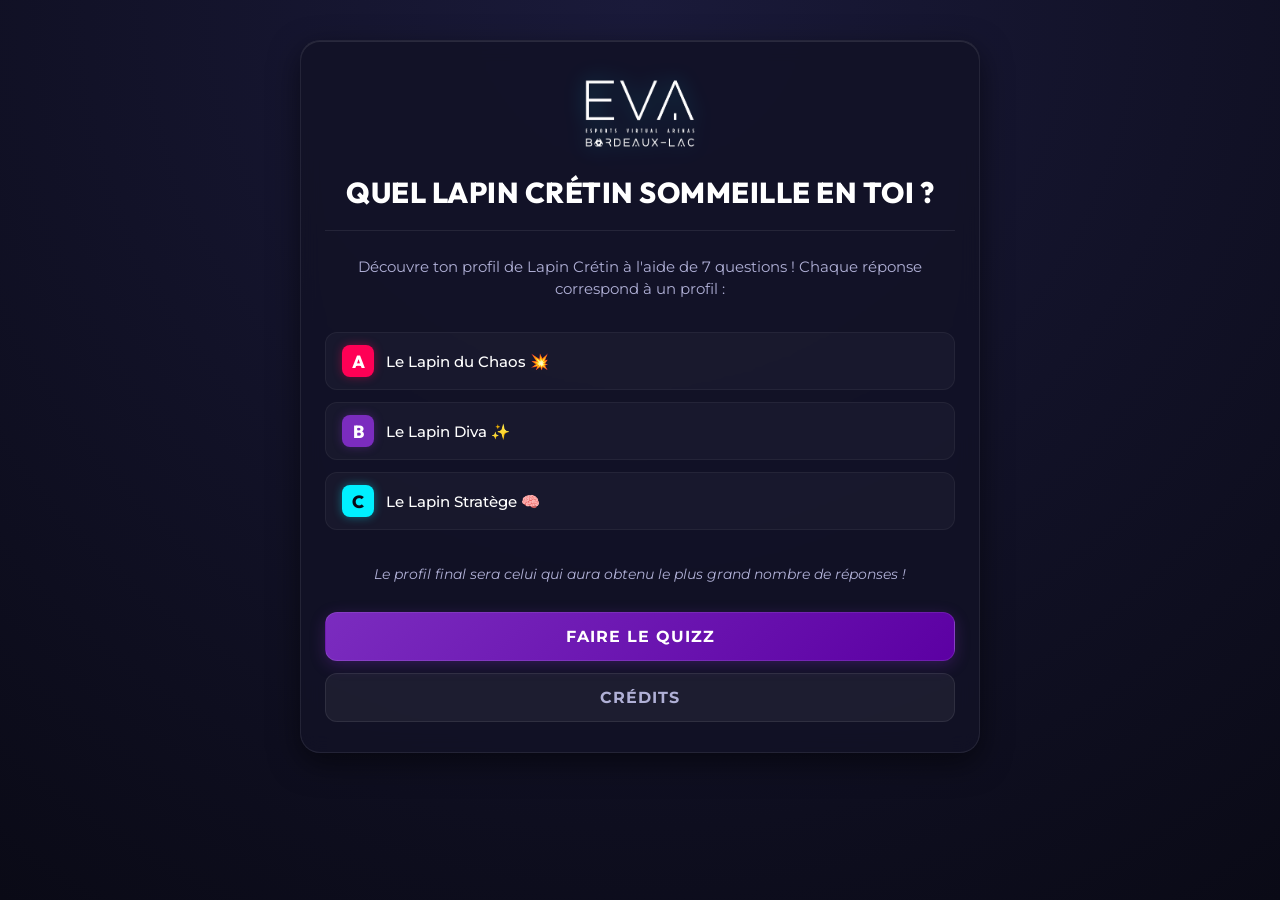
<file: index.html>
<!DOCTYPE html>
<html lang="fr">
    <head>
        <meta charset="UTF-8">
        <meta name="viewport" content="width=device-width, initial-scale=1.0">
        <link rel="stylesheet" href="./style/style_global.css">
        <link rel="stylesheet" href="./style/style_index.css">
        <link rel="icon" href="./img_global/EVA BDX LAC logo.png">
        <title>Quizz Lapin Crétin</title>
    </head>
    <body>
        <div class="poster_introduction">
            <header class="quiz-header">
                <img src="./img_global/LOGO EVA BORDEAUX-LAC VECTORIEL Fond perdu bis-03.png" alt="EVA BDX LAC Logo" class="eva-logo">
                <h1>Quel Lapin Crétin sommeille en toi ?</h1>
            </header>
            
            <main class="introduction_accueil">
                <p class="intro-desc">Découvre ton profil de Lapin Crétin à l'aide de 7 questions ! Chaque réponse correspond à un profil :</p>
                <ul class="profils-list">
                    <li class="profil-item chaos">
                        <span class="profil-badge">A</span>
                        <span class="profil-name">Le Lapin du Chaos 💥</span>
                    </li>
                    <li class="profil-item drama">
                        <span class="profil-badge">B</span>
                        <span class="profil-name">Le Lapin Diva ✨</span>
                    </li>
                    <li class="profil-item stratege">
                        <span class="profil-badge">C</span>
                        <span class="profil-name">Le Lapin Stratège 🧠</span>
                    </li>
                </ul>
                <p class="rules-note">Le profil final sera celui qui aura obtenu le plus grand nombre de réponses !</p>
            </main>

            <footer class="action-buttons">
                <a href="./quizz/quizz.html" class="btn btn-primary">Faire le quizz</a>
                <a href="./credits.html" class="btn btn-secondary">Crédits</a>
            </footer>
        </div>
    </body>
</html>
</file>
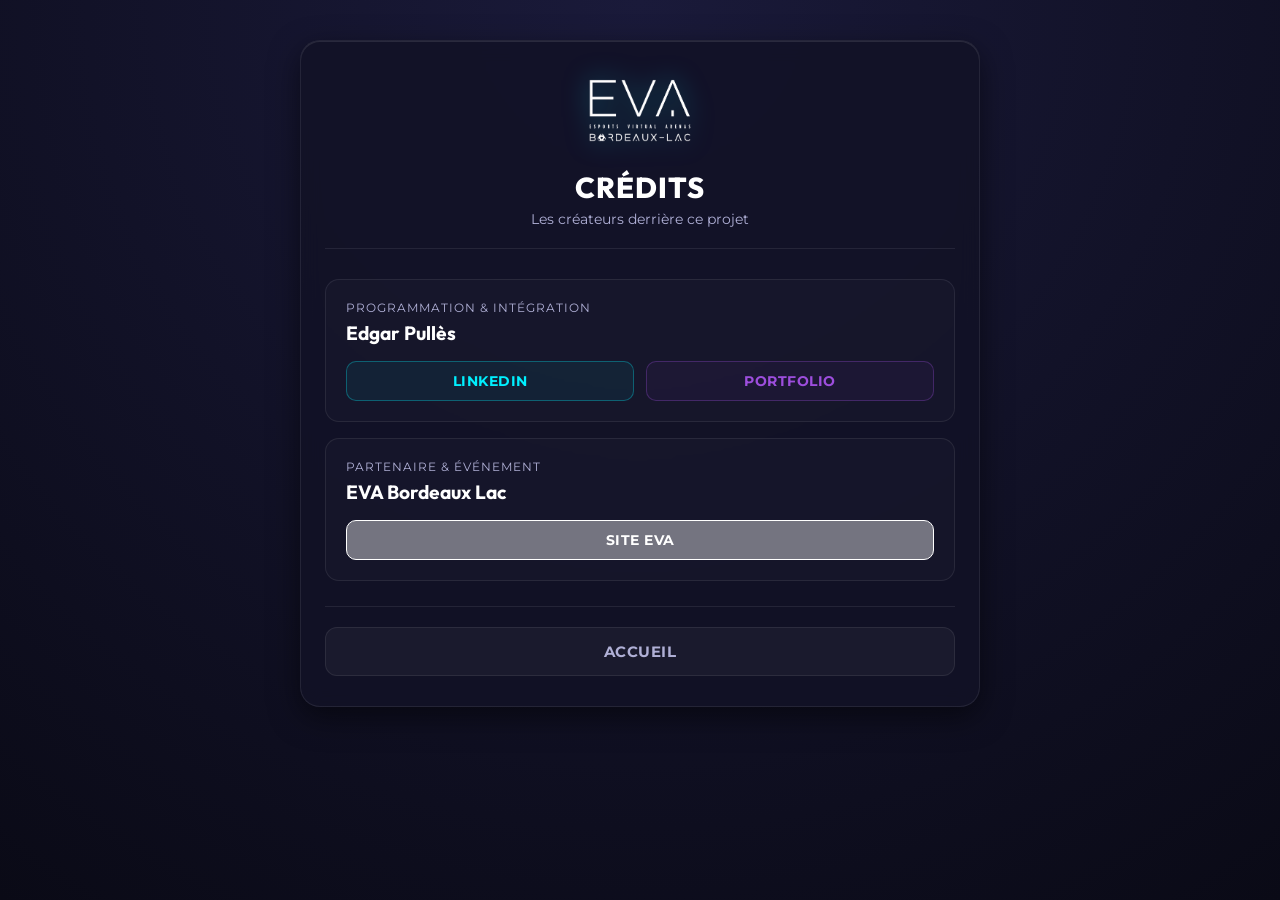
<file: credits.html>
<!DOCTYPE html>
<html lang="fr">
    <head>
        <meta charset="UTF-8">
        <meta name="viewport" content="width=device-width, initial-scale=1.0">
        <link rel="stylesheet" href="./style/style_global.css">
        <link rel="stylesheet" href="./style/style_credits.css">
        <link rel="icon" href="./img_global/EVA BDX LAC logo.png">
        <title>Quizz Lapin Crétin</title>
    </head>
    <body>
        
        <div class="poster_credits">
            <header class="credits-header">
                <img src="./img_global/LOGO EVA BORDEAUX-LAC VECTORIEL Fond perdu bis-03.png" alt="EVA BDX LAC Logo" class="eva-logo">
                <h1>Crédits</h1>
                <p class="credits-subtitle">Les créateurs derrière ce projet</p>
            </header>

            <main class="credits-content">
                <div class="credit-card">
                    <div class="credit-role">Programmation & Intégration</div>
                    <div class="credit-name">Edgar Pullès</div>
                    <div class="credit-links">
                        <a class="bouton_lien bouton_linkedin" target="_blank" href="https://www.linkedin.com/in/edgar-pull%C3%A8s">
                            LinkedIn
                        </a>
                        <a class="bouton_lien bouton_portfolio" target="_blank" href="https://lotuxvo.github.io/portfolio">
                            Portfolio
                        </a>
                    </div>
                </div>

                <div class="credit-card">
                    <div class="credit-role">Partenaire & Événement</div>
                    <div class="credit-name">EVA Bordeaux Lac</div>
                    <div class="credit-links">
                        <a class="bouton_lien bouton_site_eva" target="_blank" href="https://eva.gg">
                            Site EVA
                        </a>
                    </div>
                </div>
            </main>

            <footer class="credits-footer">
                <a href="./index.html" class="btn-back">Accueil</a>
            </footer>
        </div>
    </body>
</html>
</file>
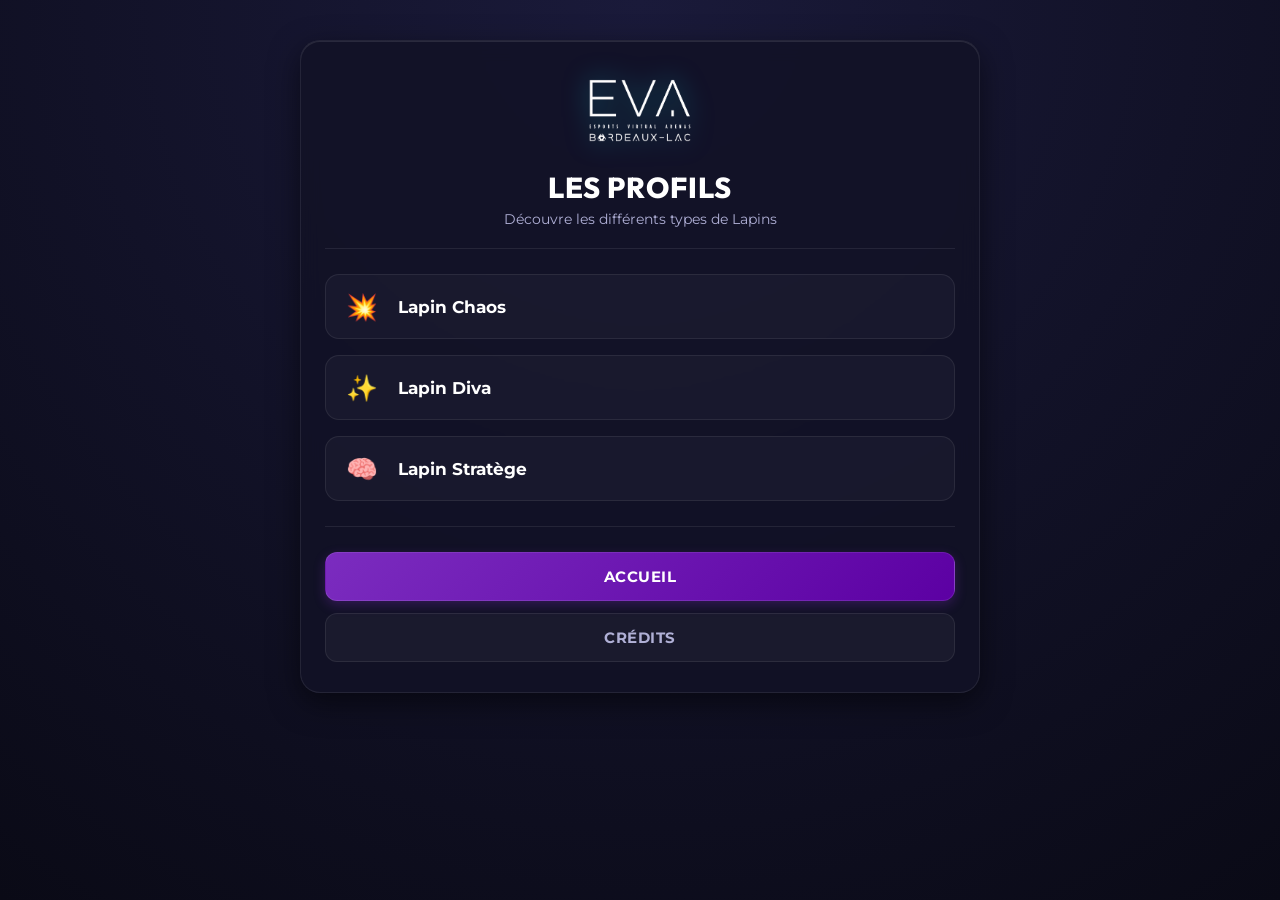
<file: navigation_resultats/navigation_resultats.html>
<!DOCTYPE html>
<html lang="fr">
    <head>
        <meta charset="UTF-8">
        <meta name="viewport" content="width=device-width, initial-scale=1.0">
        <link rel="stylesheet" href="../style/style_global.css">
        <link rel="stylesheet" href="../style/style_navigation_resultats.css">
        <link rel="icon" href="../img_global/EVA BDX LAC logo.png">
        <title>Quizz Lapin Crétin</title>
    </head>
    <body>
    
        <div class="poster_resultat">
            <header class="nav-header">
                <img src="../img_global/LOGO EVA BORDEAUX-LAC VECTORIEL Fond perdu bis-03.png" alt="EVA Logo" class="eva-logo-mini">
                <h1>Les Profils</h1>
                <p class="nav-subtitle">Découvre les différents types de Lapins</p>
            </header>

            <main class="profiles-grid">
                <a class="bouton_profil bouton_chaos" href="../Resultats/lapin_chaos.html">
                    <span class="profil-emoji">💥</span>
                    <span class="profil-text">Lapin Chaos</span>
                </a>
                <a class="bouton_profil bouton_drama" href="../Resultats/lapin_diva.html">
                    <span class="profil-emoji">✨</span>
                    <span class="profil-text">Lapin Diva</span>
                </a>
                <a class="bouton_profil bouton_stratege" href="../Resultats/lapin_stratege.html">
                    <span class="profil-emoji">🧠</span>
                    <span class="profil-text">Lapin Stratège</span>
                </a>
            </main>

            <footer class="nav-footer">
                <a href="../index.html" class="btn-nav btn-primary-nav">Accueil</a>
                <a href="../credits.html" class="btn-nav btn-secondary-nav">Crédits</a>
            </footer>
        </div>

    </body>
</html>
</file>
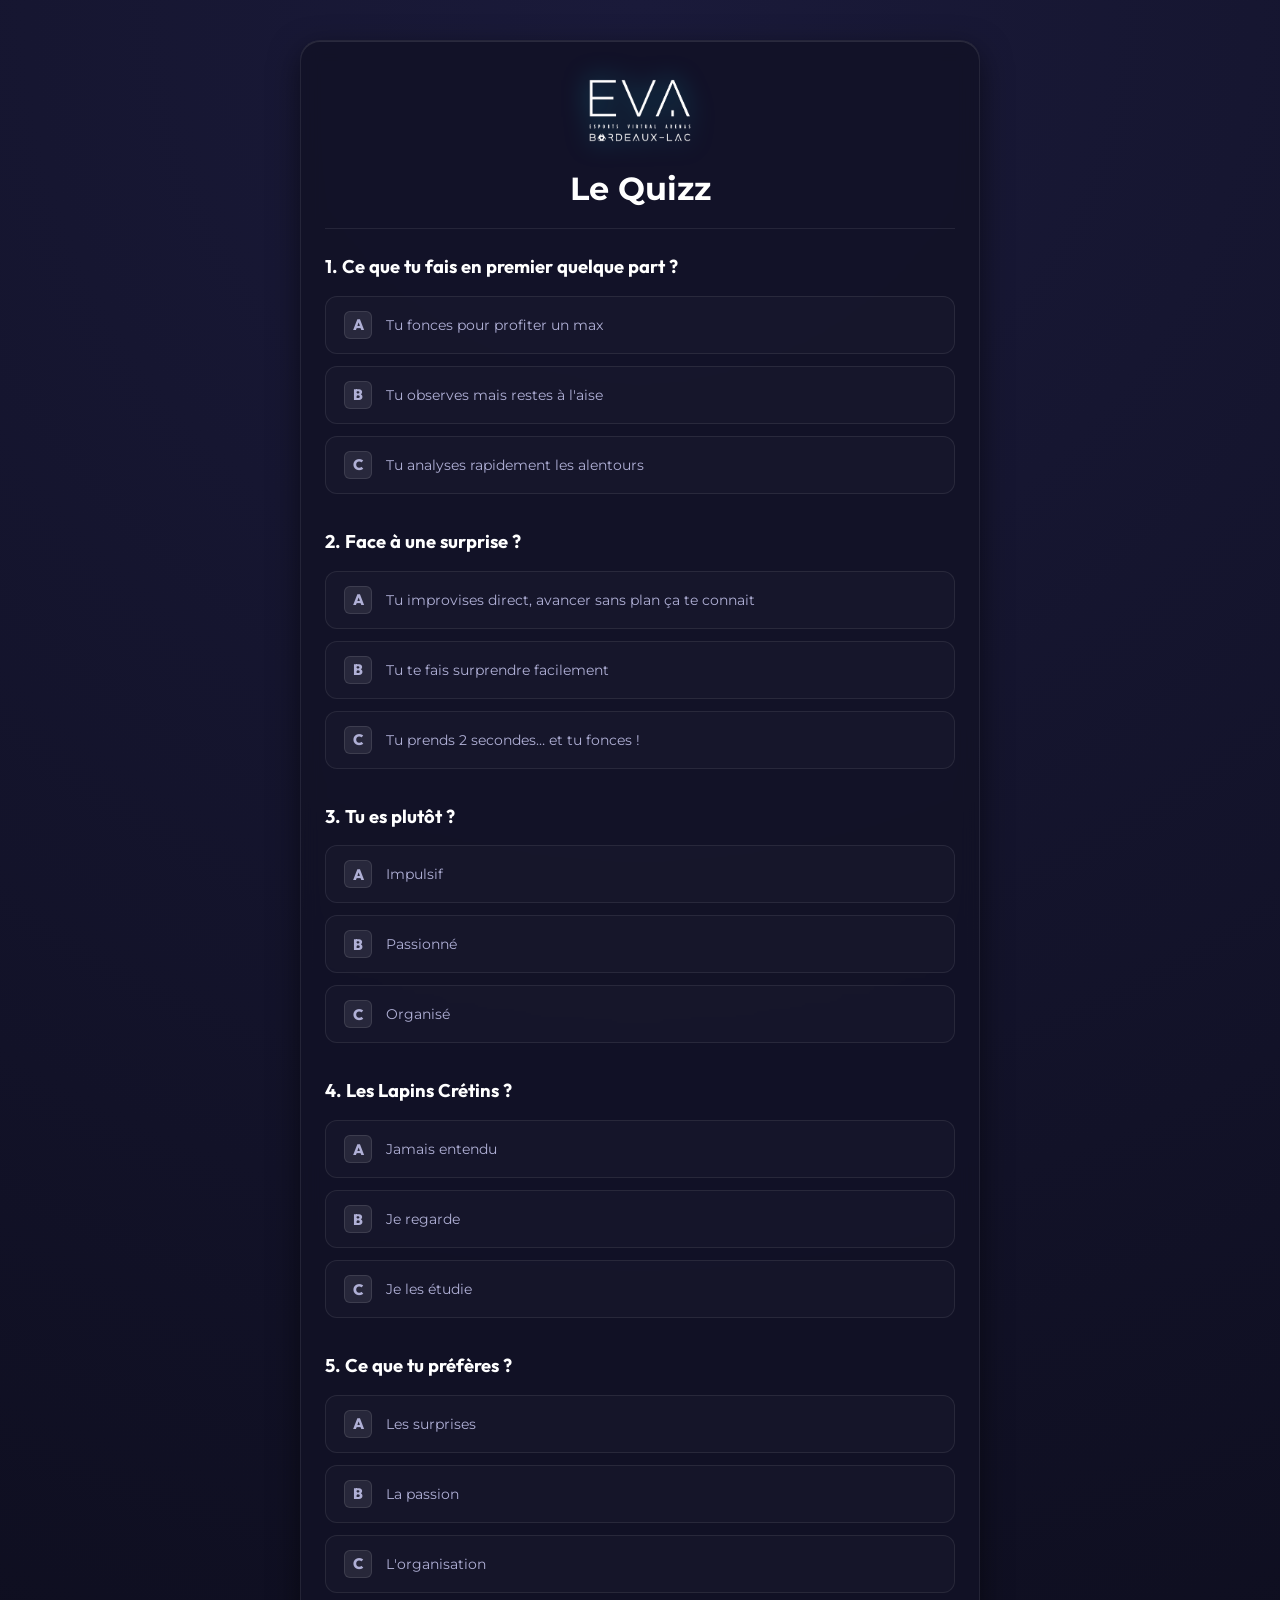
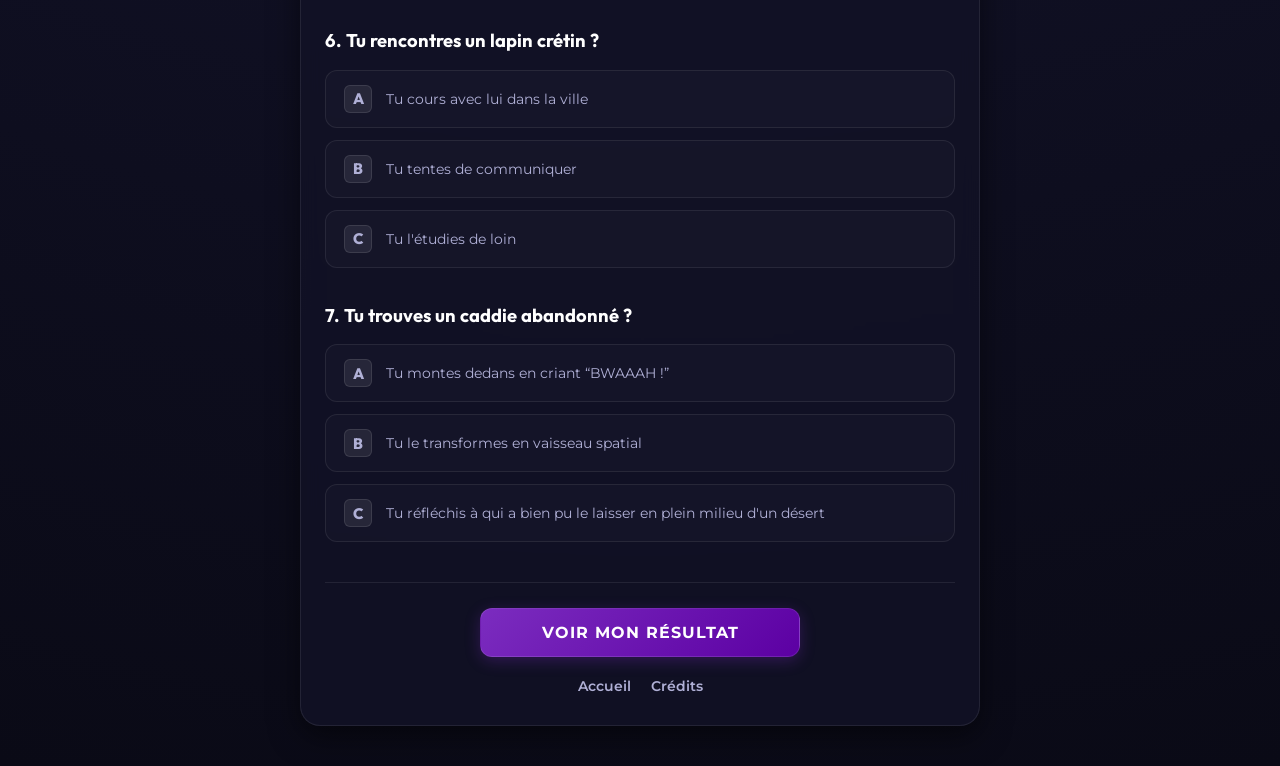
<file: quizz/quizz.html>
<!DOCTYPE html>
<html lang="fr">
    <head>
        <meta charset="UTF-8">
        <meta name="viewport" content="width=device-width, initial-scale=1.0">
        <link rel="stylesheet" href="../style/style_global.css">
        <link rel="stylesheet" href="../style/style_quizz.css">
        <link rel="icon" href="../img_global/EVA BDX LAC logo.png">
        <title>Quizz Lapin Crétin</title>
        <script src="../script/calculateur_resultat.js" defer></script>
    </head>
    <body>
    
        <div class="poster_questions">
            <header class="quiz-page-header">
                <img src="../img_global/LOGO EVA BORDEAUX-LAC VECTORIEL Fond perdu bis-03.png" alt="EVA BDX LAC Logo" class="eva-logo">
                <h1>Le Quizz</h1>
            </header>

            <form id="quiz-form" onsubmit="return false;">
                <!-- Question 1 -->
                <div class="question-block">
                    <h2>1. Ce que tu fais en premier quelque part ?</h2>
                    <div class="options-container">
                        <label class="option-card" for="A1">
                            <input type="radio" id="A1" name="reponse1" value="1" />
                            <span class="option-badge">A</span>
                            <span class="option-text">Tu fonces pour profiter un max</span>
                        </label>
                        <label class="option-card" for="B1">
                            <input type="radio" id="B1" name="reponse1" value="1" />
                            <span class="option-badge">B</span>
                            <span class="option-text">Tu observes mais restes à l'aise</span>
                        </label>
                        <label class="option-card" for="C1">
                            <input type="radio" id="C1" name="reponse1" value="1" />
                            <span class="option-badge">C</span>
                            <span class="option-text">Tu analyses rapidement les alentours</span>
                        </label>
                    </div>
                </div>

                <!-- Question 2 -->
                <div class="question-block">
                    <h2>2. Face à une surprise ?</h2>
                    <div class="options-container">
                        <label class="option-card" for="A2">
                            <input type="radio" id="A2" name="reponse2" value="1" />
                            <span class="option-badge">A</span>
                            <span class="option-text">Tu improvises direct, avancer sans plan ça te connait</span>
                        </label>
                        <label class="option-card" for="B2">
                            <input type="radio" id="B2" name="reponse2" value="1" />
                            <span class="option-badge">B</span>
                            <span class="option-text">Tu te fais surprendre facilement</span>
                        </label>
                        <label class="option-card" for="C2">
                            <input type="radio" id="C2" name="reponse2" value="1" />
                            <span class="option-badge">C</span>
                            <span class="option-text">Tu prends 2 secondes… et tu fonces !</span>
                        </label>
                    </div>
                </div>

                <!-- Question 3 -->
                <div class="question-block">
                    <h2>3. Tu es plutôt ?</h2>
                    <div class="options-container">
                        <label class="option-card" for="A3">
                            <input type="radio" id="A3" name="reponse3" value="1" />
                            <span class="option-badge">A</span>
                            <span class="option-text">Impulsif</span>
                        </label>
                        <label class="option-card" for="B3">
                            <input type="radio" id="B3" name="reponse3" value="1" />
                            <span class="option-badge">B</span>
                            <span class="option-text">Passionné</span>
                        </label>
                        <label class="option-card" for="C3">
                            <input type="radio" id="C3" name="reponse3" value="1" />
                            <span class="option-badge">C</span>
                            <span class="option-text">Organisé</span>
                        </label>
                    </div>
                </div>

                <!-- Question 4 -->
                <div class="question-block">
                    <h2>4. Les Lapins Crétins ?</h2>
                    <div class="options-container">
                        <label class="option-card" for="A4">
                            <input type="radio" id="A4" name="reponse4" value="1" />
                            <span class="option-badge">A</span>
                            <span class="option-text">Jamais entendu</span>
                        </label>
                        <label class="option-card" for="B4">
                            <input type="radio" id="B4" name="reponse4" value="1" />
                            <span class="option-badge">B</span>
                            <span class="option-text">Je regarde</span>
                        </label>
                        <label class="option-card" for="C4">
                            <input type="radio" id="C4" name="reponse4" value="1" />
                            <span class="option-badge">C</span>
                            <span class="option-text">Je les étudie</span>
                        </label>
                    </div>
                </div>

                <!-- Question 5 -->
                <div class="question-block">
                    <h2>5. Ce que tu préfères ?</h2>
                    <div class="options-container">
                        <label class="option-card" for="A5">
                            <input type="radio" id="A5" name="reponse5" value="1" />
                            <span class="option-badge">A</span>
                            <span class="option-text">Les surprises</span>
                        </label>
                        <label class="option-card" for="B5">
                            <input type="radio" id="B5" name="reponse5" value="1" />
                            <span class="option-badge">B</span>
                            <span class="option-text">La passion</span>
                        </label>
                        <label class="option-card" for="C5">
                            <input type="radio" id="C5" name="reponse5" value="1" />
                            <span class="option-badge">C</span>
                            <span class="option-text">L'organisation</span>
                        </label>
                    </div>
                </div>

                <!-- Question 6 -->
                <div class="question-block">
                    <h2>6. Tu rencontres un lapin crétin ?</h2>
                    <div class="options-container">
                        <label class="option-card" for="A6">
                            <input type="radio" id="A6" name="reponse6" value="1" />
                            <span class="option-badge">A</span>
                            <span class="option-text">Tu cours avec lui dans la ville</span>
                        </label>
                        <label class="option-card" for="B6">
                            <input type="radio" id="B6" name="reponse6" value="1" />
                            <span class="option-badge">B</span>
                            <span class="option-text">Tu tentes de communiquer</span>
                        </label>
                        <label class="option-card" for="C6">
                            <input type="radio" id="C6" name="reponse6" value="1" />
                            <span class="option-badge">C</span>
                            <span class="option-text">Tu l'étudies de loin </span>
                        </label>
                    </div>
                </div>

                <!-- Question 7 -->
                <div class="question-block">
                    <h2>7. Tu trouves un caddie abandonné ?</h2>
                    <div class="options-container">
                        <label class="option-card" for="A7">
                            <input type="radio" id="A7" name="reponse7" value="1" />
                            <span class="option-badge">A</span>
                            <span class="option-text">Tu montes dedans en criant “BWAAAH !”</span>
                        </label>
                        <label class="option-card" for="B7">
                            <input type="radio" id="B7" name="reponse7" value="1" />
                            <span class="option-badge">B</span>
                            <span class="option-text">Tu le transformes en vaisseau spatial</span>
                        </label>
                        <label class="option-card" for="C7">
                            <input type="radio" id="C7" name="reponse7" value="1" />
                            <span class="option-badge">C</span>
                            <span class="option-text">Tu réfléchis à qui a bien pu le laisser en plein milieu d'un désert</span>
                        </label>
                    </div>
                </div>
            </form>

            <footer class="quiz-footer">
                <button class="bouton_resultat" onclick="CalculResultatQuizz()">Voir mon résultat</button>
                <div class="footer-links">
                    <a href="../index.html">Accueil</a>
                    <a href="../credits.html">Crédits</a>
                </div>
            </footer>
        </div>

    </body>
</html>
</file>
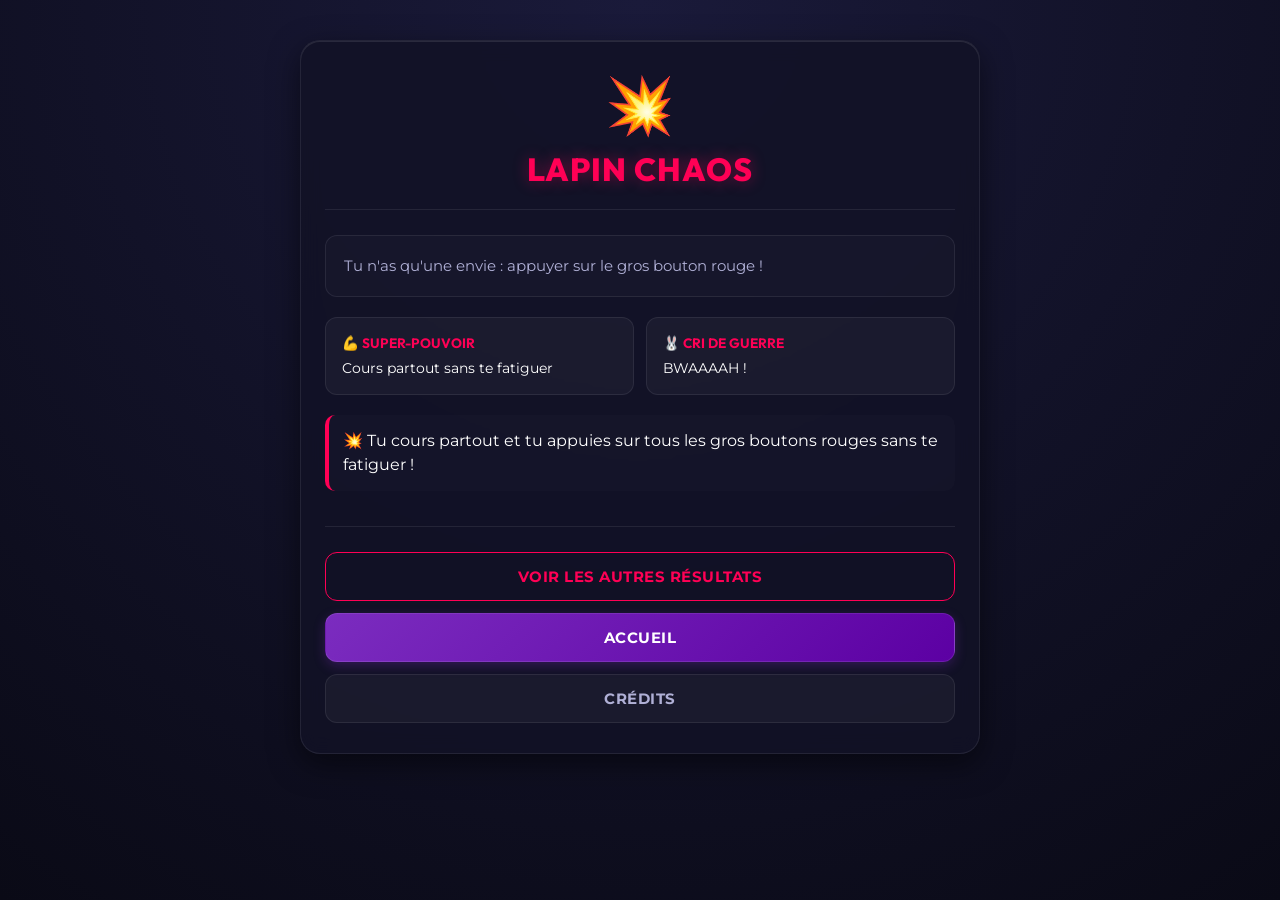
<file: Resultats/lapin_chaos.html>
<!DOCTYPE html>
<html lang="fr">
    <head>
        <meta charset="UTF-8">
        <meta name="viewport" content="width=device-width, initial-scale=1.0">
        <link rel="stylesheet" href="../style/style_global.css">
        <link rel="stylesheet" href="../style/style_resultats.css">
        <link rel="icon" href="../img_global/EVA BDX LAC logo.png">
        <title>Quizz Lapin Crétin</title>
    </head>
    <body>

        <div class="poster_resultat">
            <header class="result-header chaos">
                <span class="result-icon">💥</span>
                <h1>Lapin Chaos</h1>
            </header>

            <main class="result-content">
                <div class="description-card">
                    <p>Tu n'as qu'une envie : appuyer sur le gros bouton rouge !</p>
                </div>
                
                <div class="highlight-box">
                    <div class="highlight-item">
                        <span class="label">💪 Super-pouvoir</span>
                        <p class="value">Cours partout sans te fatiguer</p>
                    </div>
                    <div class="highlight-item">
                        <span class="label">🐰 Cri de guerre</span>
                        <p class="value">BWAAAAH !</p>
                    </div>
                </div>

                <p class="conclusion-text"> 💥 Tu cours partout et tu appuies sur tous les gros boutons rouges sans te fatiguer !</p>
            </main>
        
            <footer class="result-footer">
                <a href="../navigation_resultats/navigation_resultats.html" class="btn-result btn-outline">Voir les autres résultats</a>
                <a href="../index.html" class="btn-result btn-primary-result">Accueil</a>
                <a href="../credits.html" class="btn-result btn-secondary-result">Crédits</a>
            </footer>
        </div>

    </body>
</html>
</file>
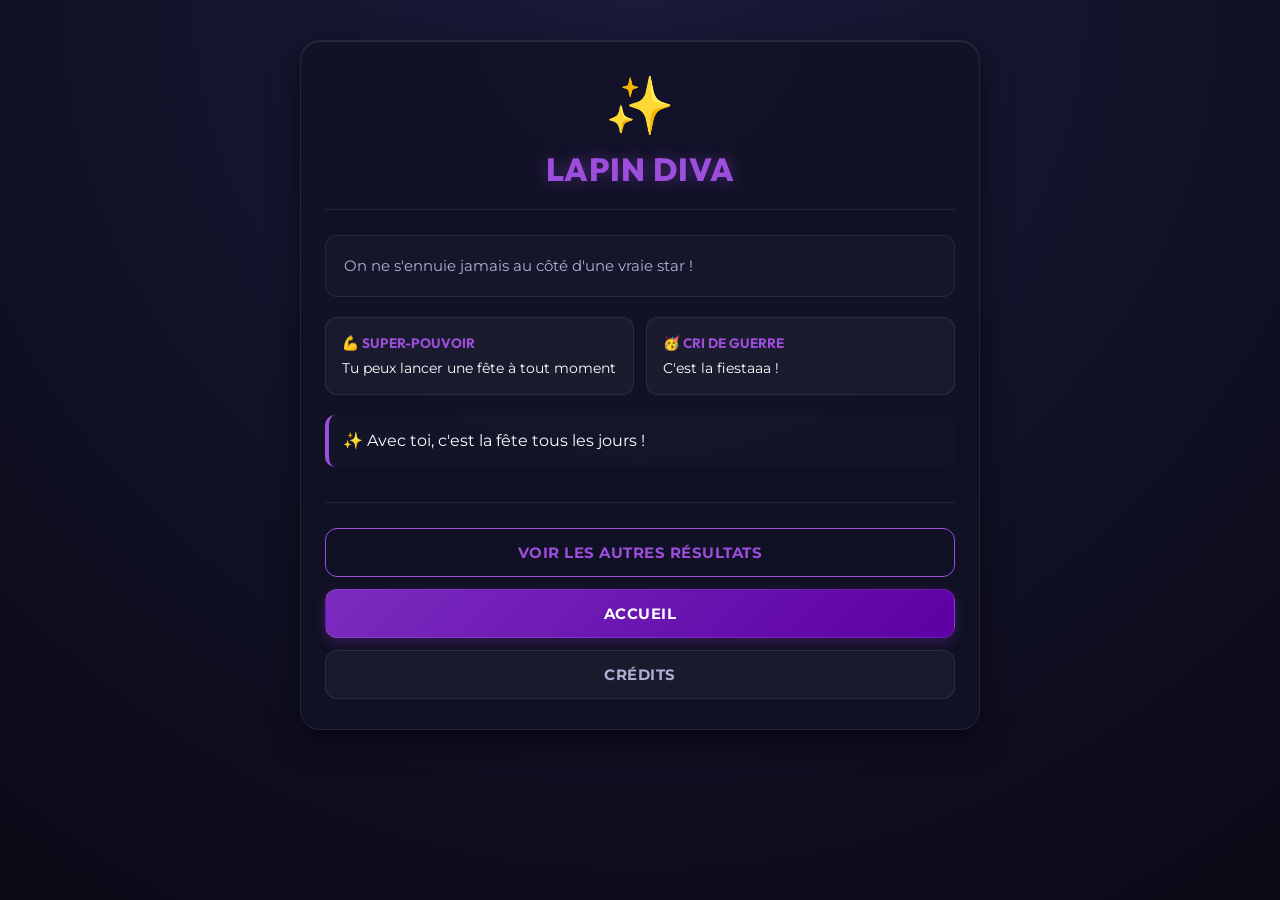
<file: Resultats/lapin_diva.html>
<!DOCTYPE html>
<html lang="fr">
    <head>
        <meta charset="UTF-8">
        <meta name="viewport" content="width=device-width, initial-scale=1.0">
        <link rel="stylesheet" href="../style/style_global.css">
        <link rel="stylesheet" href="../style/style_resultats.css">
        <link rel="icon" href="../img_global/EVA BDX LAC logo.png">
        <title>Quizz Lapin Crétin</title>
    </head>
    <body>
    
        <div class="poster_resultat">
            <header class="result-header drama">
                <span class="result-icon">✨</span>
                <h1>Lapin Diva</h1>
            </header>

            <main class="result-content">
                <div class="description-card">
                    <p>On ne s'ennuie jamais au côté d'une vraie star !</p>
                </div>
                
                <div class="highlight-box">
                    <div class="highlight-item">
                        <span class="label">💪 Super-pouvoir</span>
                        <p class="value">Tu peux lancer une fête à tout moment</p>
                    </div>
                    <div class="highlight-item">
                        <span class="label">🥳 Cri de guerre</span>
                        <p class="value">C'est la fiestaaa !</p>
                    </div>
                </div>

                <p class="conclusion-text">✨ Avec toi, c'est la fête tous les jours !</p>
            </main>

            <footer class="result-footer">
                <a href="../navigation_resultats/navigation_resultats.html" class="btn-result btn-outline">Voir les autres résultats</a>
                <a href="../index.html" class="btn-result btn-primary-result">Accueil</a>
                <a href="../credits.html" class="btn-result btn-secondary-result">Crédits</a>
            </footer>
        </div>

    </body>
</html>
</file>
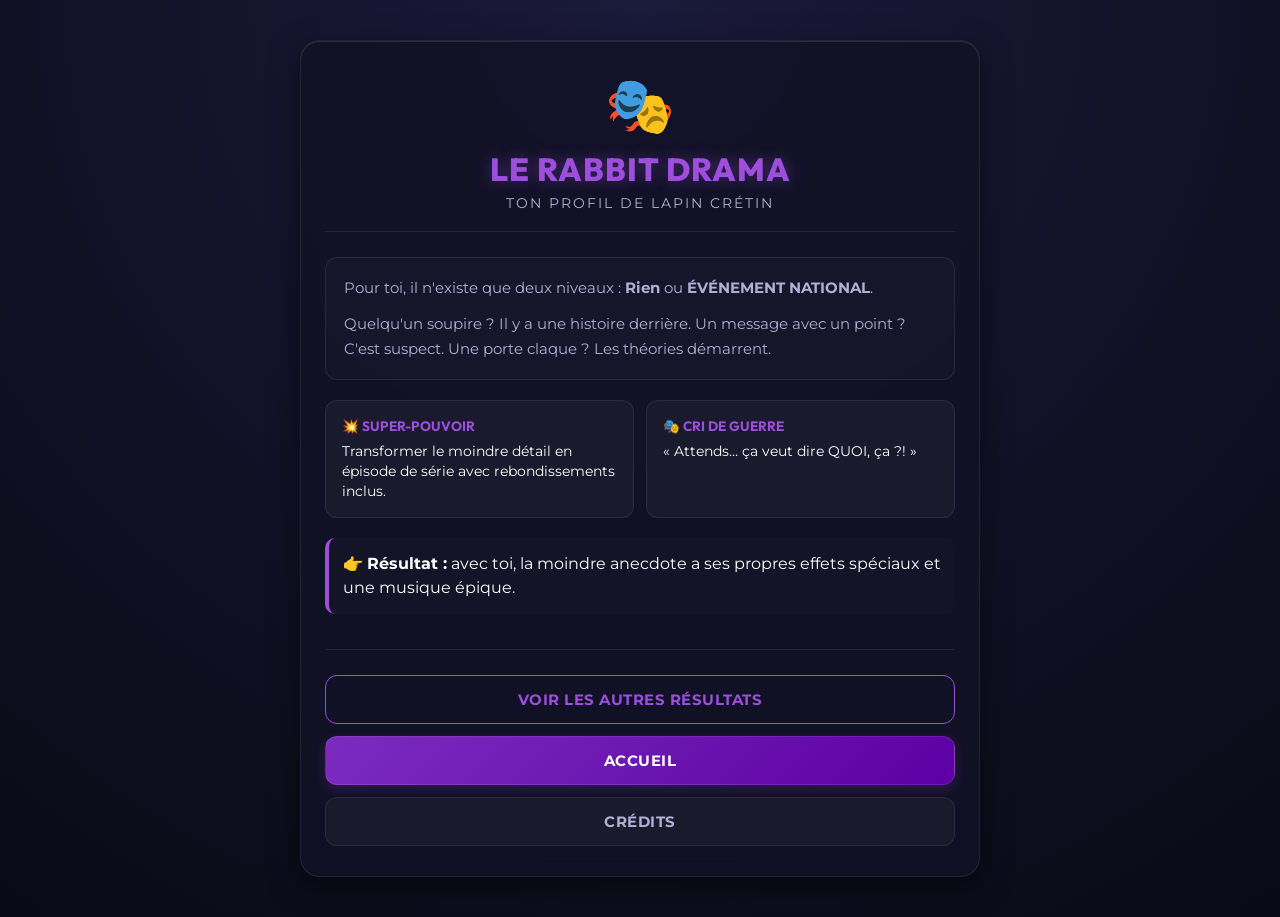
<file: Resultats/lapin_drama.html>
<!DOCTYPE html>
<html lang="fr">
    <head>
        <meta charset="UTF-8">
        <meta name="viewport" content="width=device-width, initial-scale=1.0">
        <link rel="stylesheet" href="../style/style_global.css">
        <link rel="stylesheet" href="../style/style_resultats.css">
        <link rel="icon" href="../img_global/EVA BDX LAC logo.png">
        <title>Résultat - Le Rabbit Drama</title>
    </head>
    <body>
    
        <div class="poster_resultat">
            <header class="result-header drama">
                <span class="result-icon">🎭</span>
                <h1>Le Rabbit Drama</h1>
                <p class="result-subtitle">Ton profil de Lapin Crétin</p>
            </header>

            <main class="result-content">
                <div class="description-card">
                    <p>Pour toi, il n'existe que deux niveaux : <strong>Rien</strong> ou <strong>ÉVÉNEMENT NATIONAL</strong>.</p>
                    <p>Quelqu'un soupire ? Il y a une histoire derrière. Un message avec un point ? C'est suspect. Une porte claque ? Les théories démarrent.</p>
                </div>
                
                <div class="highlight-box">
                    <div class="highlight-item">
                        <span class="label">💥 Super-pouvoir</span>
                        <p class="value">Transformer le moindre détail en épisode de série avec rebondissements inclus.</p>
                    </div>
                    <div class="highlight-item">
                        <span class="label">🎭 Cri de guerre</span>
                        <p class="value">« Attends… ça veut dire QUOI, ça ?! »</p>
                    </div>
                </div>

                <p class="conclusion-text">👉 <strong>Résultat :</strong> avec toi, la moindre anecdote a ses propres effets spéciaux et une musique épique.</p>
            </main>

            <footer class="result-footer">
                <a href="../navigation_resultats/navigation_resultats.html" class="btn-result btn-outline">Voir les autres résultats</a>
                <a href="../index.html" class="btn-result btn-primary-result">Accueil</a>
                <a href="../credits.html" class="btn-result btn-secondary-result">Crédits</a>
            </footer>
        </div>

    </body>
</html>
</file>
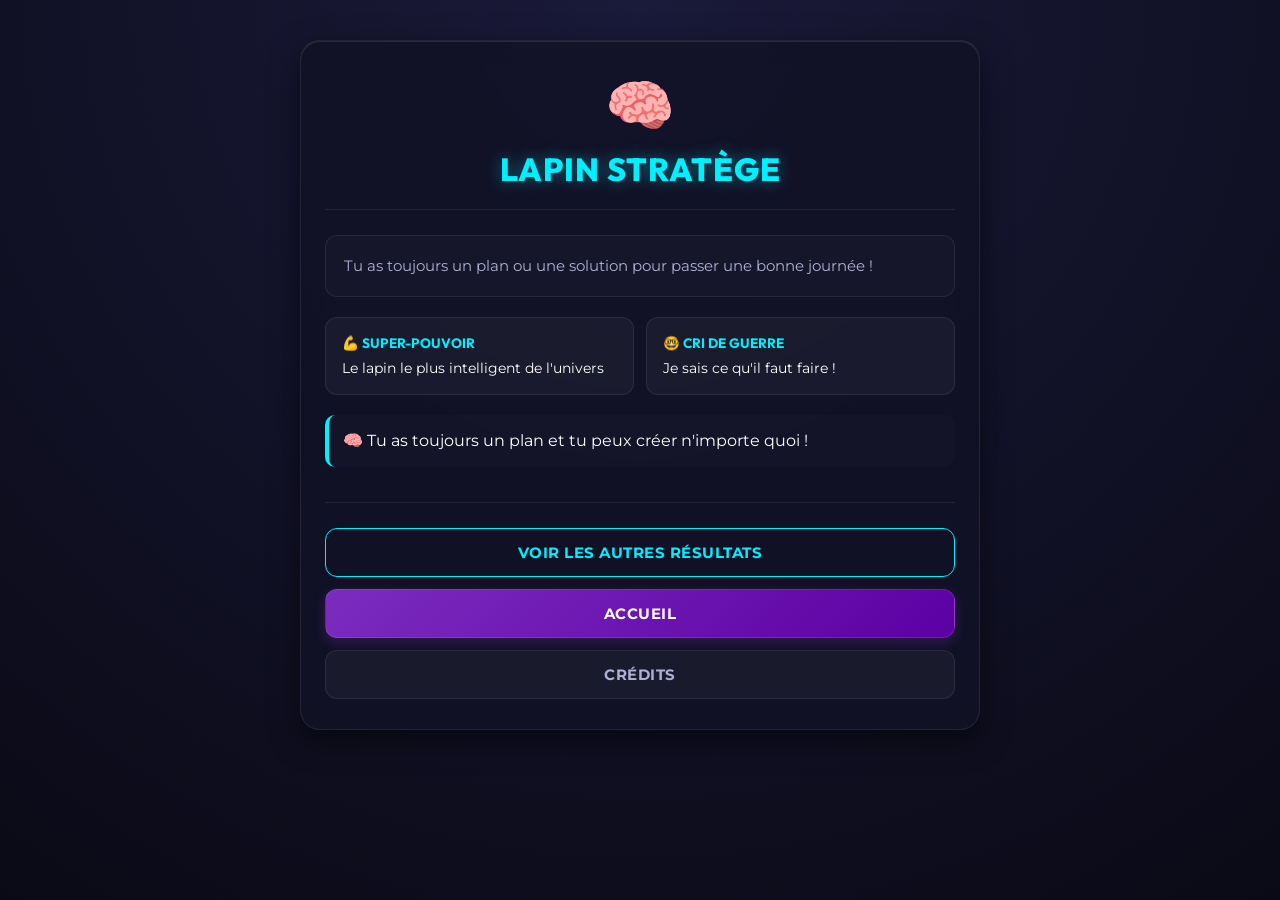
<file: Resultats/lapin_stratege.html>
<!DOCTYPE html>
<html lang="fr">
    <head>
        <meta charset="UTF-8">
        <meta name="viewport" content="width=device-width, initial-scale=1.0">
        <link rel="stylesheet" href="../style/style_global.css">
        <link rel="stylesheet" href="../style/style_resultats.css">
        <link rel="icon" href="../img_global/EVA BDX LAC logo.png">
        <title>Quizz Lapin Crétin</title>
    </head>
    <body>
    
        <div class="poster_resultat">
            <header class="result-header stratege">
                <span class="result-icon">🧠</span>
                <h1>Lapin Stratège</h1>
            </header>

            <main class="result-content">
                <div class="description-card">
                    <p>Tu as toujours un plan ou une solution pour passer une bonne journée !</p>
                </div>
                
                <div class="highlight-box">
                    <div class="highlight-item">
                        <span class="label">💪 Super-pouvoir</span>
                        <p class="value">Le lapin le plus intelligent de l'univers</p>
                    </div>
                    <div class="highlight-item">
                        <span class="label">🤓 Cri de guerre</span>
                        <p class="value">Je sais ce qu'il faut faire !</p>
                    </div>
                </div>

                <p class="conclusion-text">🧠 Tu as toujours un plan et tu peux créer n'importe quoi !</p>
            </main>

            <footer class="result-footer">
                <a href="../navigation_resultats/navigation_resultats.html" class="btn-result btn-outline">Voir les autres résultats</a>
                <a href="../index.html" class="btn-result btn-primary-result">Accueil</a>
                <a href="../credits.html" class="btn-result btn-secondary-result">Crédits</a>
            </footer>
        </div>

    </body>
</html>
</file>
<file: style/style_global.css>
/* Importation de polices modernes */
@import url('https://fonts.googleapis.com/css2?family=Montserrat:wght@400;500;700;800&family=Outfit:wght@300;400;600;800&display=swap');

:root {
  --bg-primary: #0a0a16;
  --bg-card: rgba(18, 18, 38, 0.85);
  --border-color: rgba(255, 255, 255, 0.08);
  --text-primary: #ffffff;
  --text-secondary: #b0b0d6;
  --color-accent: #00f0ff; /* Neon cyan */
  --color-accent-hover: #00c2cf;
  --color-purple: #7b2cbf; /* Neon violet */
  --color-purple-hover: #9d4edd;
  --color-danger: #ff0055;
  --font-title: 'Outfit', sans-serif;
  --font-body: 'Montserrat', sans-serif;
}

* {
  box-sizing: border-box;
  margin: 0;
  padding: 0;
}

html {
  font-family: var(--font-body);
  scroll-behavior: smooth;
  background-color: var(--bg-primary);
  color: var(--text-primary);
}

body {
  background: radial-gradient(circle at 50% 0%, #1a1a3a 0%, #0a0a16 100%);
  min-height: 100vh;
  display: flex;
  flex-direction: column;
  align-items: center;
  justify-content: flex-start;
  padding: 20px 15px;
  overflow-x: hidden;
}

/* Style de carte partagée pour toutes les pages (index, quizz, resultats, credits) */
.poster_introduction,
.poster_questions,
.poster_resultat,
.poster_credits {
  width: 100%;
  max-width: 680px;
  background: var(--bg-card);
  backdrop-filter: blur(10px);
  border: 1px solid var(--border-color);
  border-radius: 20px;
  box-shadow: 0 10px 30px rgba(0, 0, 0, 0.5), inset 0 1px 0 rgba(255, 255, 255, 0.1);
  padding: 30px 24px;
  margin: 20px auto;
  z-index: 3;
  transition: transform 0.3s ease, box-shadow 0.3s ease;
}

@media (max-width: 480px) {
  .poster_introduction,
  .poster_questions,
  .poster_resultat,
  .poster_credits {
    padding: 24px 16px;
    margin: 10px auto;
    border-radius: 16px;
  }
}

a {
  color: var(--color-accent);
  text-decoration: none;
  font-weight: 600;
  transition: color 0.2s ease;
}

a:hover {
  color: var(--text-primary);
}
</file>
<file: style/style_index.css>
.quiz-header {
  text-align: center;
  margin-bottom: 25px;
  border-bottom: 1px solid var(--border-color);
  padding-bottom: 20px;
}

.eva-logo {
  max-width: 140px;
  height: auto;
  margin-bottom: 15px;
  filter: drop-shadow(0 0 10px rgba(0, 240, 255, 0.3));
}

h1 {
  font-family: var(--font-title);
  font-size: 1.8rem;
  font-weight: 800;
  line-height: 1.2;
  color: var(--text-primary);
  text-transform: uppercase;
  letter-spacing: 0.5px;
}

@media (max-width: 480px) {
  h1 {
    font-size: 1.4rem;
  }
}

.introduction_accueil {
  display: flex;
  flex-direction: column;
  gap: 16px;
}

.intro-desc {
  font-size: 0.95rem;
  color: var(--text-secondary);
  line-height: 1.5;
  text-align: center;
}

.profils-list {
  list-style: none;
  display: flex;
  flex-direction: column;
  gap: 12px;
  margin: 15px 0;
}

.profil-item {
  display: flex;
  align-items: center;
  gap: 12px;
  background: rgba(255, 255, 255, 0.03);
  padding: 12px 16px;
  border-radius: 12px;
  border: 1px solid rgba(255, 255, 255, 0.05);
  transition: transform 0.2s ease, background 0.2s ease;
}

.profil-item:hover {
  transform: translateX(5px);
  background: rgba(255, 255, 255, 0.06);
}

.profil-badge {
  font-family: var(--font-title);
  font-weight: 800;
  font-size: 1.1rem;
  width: 32px;
  height: 32px;
  display: flex;
  align-items: center;
  justify-content: center;
  border-radius: 8px;
  background: var(--color-purple);
  color: #fff;
  box-shadow: 0 0 10px rgba(123, 44, 191, 0.4);
}

.profil-item.chaos .profil-badge {
  background: var(--color-danger);
  box-shadow: 0 0 10px rgba(255, 0, 85, 0.4);
}

.profil-item.stratege .profil-badge {
  background: var(--color-accent);
  color: var(--bg-primary);
  box-shadow: 0 0 10px rgba(0, 240, 255, 0.4);
}

.profil-name {
  font-size: 0.95rem;
  font-weight: 500;
}

.rules-note {
  font-size: 0.85rem;
  color: var(--text-secondary);
  text-align: center;
  font-style: italic;
  margin-top: 5px;
}

.action-buttons {
  margin-top: 30px;
  display: flex;
  flex-direction: column;
  gap: 12px;
}

.btn {
  display: flex;
  align-items: center;
  justify-content: center;
  width: 100%;
  padding: 14px 24px;
  border-radius: 12px;
  font-family: var(--font-body);
  font-size: 1rem;
  font-weight: 700;
  text-transform: uppercase;
  letter-spacing: 1px;
  transition: all 0.3s cubic-bezier(0.4, 0, 0.2, 1);
  cursor: pointer;
}

.btn-primary {
  background: linear-gradient(135deg, var(--color-purple) 0%, #5c00a3 100%);
  color: #ffffff;
  border: 1px solid rgba(255, 255, 255, 0.1);
  box-shadow: 0 4px 15px rgba(123, 44, 191, 0.3);
}

.btn-primary:hover {
  background: linear-gradient(135deg, var(--color-purple-hover) 0%, var(--color-purple) 100%);
  color: #ffffff;
  box-shadow: 0 6px 20px rgba(123, 44, 191, 0.5);
  transform: translateY(-2px);
}

.btn-secondary {
  background: rgba(255, 255, 255, 0.05);
  color: var(--text-secondary);
  border: 1px solid var(--border-color);
}

.btn-secondary:hover {
  background: rgba(255, 255, 255, 0.1);
  color: var(--text-primary);
  transform: translateY(-2px);
}
</file>
<file: style/style_credits.css>
.credits-header {
  text-align: center;
  margin-bottom: 30px;
  border-bottom: 1px solid var(--border-color);
  padding-bottom: 20px;
}

.credits-header h1 {
  font-family: var(--font-title);
  font-size: 1.8rem;
  font-weight: 800;
  text-transform: uppercase;
  letter-spacing: 1px;
}

.credits-subtitle {
  font-size: 0.9rem;
  color: var(--text-secondary);
  margin-top: 5px;
}

.eva-logo {
  max-width: 130px;
  height: auto;
  margin-bottom: 15px;
  filter: drop-shadow(0 0 12px rgba(0, 240, 255, 0.5));
  transition: filter 0.3s ease, transform 0.3s ease;
}

.eva-logo:hover {
  filter: drop-shadow(0 0 20px rgba(0, 240, 255, 0.8));
  transform: scale(1.03);
}

.credits-content {
  margin-bottom: 25px;
}

.credit-card {
  background: rgba(255, 255, 255, 0.02);
  border: 1px solid var(--border-color);
  border-radius: 14px;
  padding: 20px;
  margin-bottom: 16px;
  transition: all 0.3s cubic-bezier(0.4, 0, 0.2, 1);
}

.credit-card:hover {
  background: rgba(255, 255, 255, 0.04);
  border-color: rgba(255, 255, 255, 0.15);
  transform: translateY(-2px);
}

.credit-role {
  font-size: 0.75rem;
  text-transform: uppercase;
  letter-spacing: 1px;
  color: var(--text-secondary);
  margin-bottom: 6px;
}

.credit-name {
  font-family: var(--font-title);
  font-size: 1.2rem;
  font-weight: 700;
  color: var(--text-primary);
  margin-bottom: 16px;
}

.credit-links {
  display: flex;
  flex-wrap: wrap;
  gap: 12px;
}

.bouton_lien {
  display: inline-flex;
  align-items: center;
  justify-content: center;
  flex: 1 1 calc(50% - 6px);
  min-width: 130px;
  padding: 10px 16px;
  border-radius: 10px;
  font-family: var(--font-body);
  font-size: 0.9rem;
  font-weight: 700;
  text-transform: uppercase;
  letter-spacing: 0.5px;
  text-decoration: none;
  transition: all 0.25s cubic-bezier(0.4, 0, 0.2, 1);
  border: 1px solid transparent;
}

.bouton_linkedin {
  background: rgba(0, 240, 255, 0.06);
  border-color: rgba(0, 240, 255, 0.3);
  color: var(--color-accent);
}

.bouton_linkedin:hover {
  background: var(--color-accent);
  color: var(--bg-primary);
  border-color: var(--color-accent);
  box-shadow: 0 0 15px rgba(0, 240, 255, 0.4);
  transform: translateY(-1px);
}

.bouton_portfolio {
  background: rgba(157, 78, 221, 0.06);
  border-color: rgba(157, 78, 221, 0.3);
  color: var(--color-purple-hover);
}

.bouton_portfolio:hover {
  background: var(--color-purple-hover);
  color: #ffffff;
  border-color: var(--color-purple-hover);
  box-shadow: 0 0 15px rgba(157, 78, 221, 0.4);
  transform: translateY(-1px);
}

.bouton_site_eva {
  background: rgba(255, 255, 255, 0.407);
  border-color: rgb(255, 255, 255);
  color: var(--text-primary);
  flex: 1 1 100%;
}

.bouton_site_eva:hover {
  background: var(--text-primary);
  color: #9305b0;
  border-color: var(--text-primary);
  box-shadow: 0 0 15px rgba(255, 255, 255, 0.4);
  transform: translateY(-1px);
}

.credits-footer {
  border-top: 1px solid var(--border-color);
  padding-top: 20px;
}

.btn-back {
  display: flex;
  align-items: center;
  justify-content: center;
  width: 100%;
  padding: 14px 20px;
  background: rgba(255, 255, 255, 0.04);
  color: var(--text-secondary);
  border: 1px solid var(--border-color);
  border-radius: 12px;
  font-family: var(--font-body);
  font-size: 0.95rem;
  font-weight: 700;
  text-transform: uppercase;
  letter-spacing: 0.5px;
  transition: all 0.25s ease;
}

.btn-back:hover {
  background: rgba(255, 255, 255, 0.08);
  color: var(--text-primary);
  transform: translateY(-2px);
}

@media (max-width: 480px) {
  .credit-links {
    flex-direction: column;
  }
  .bouton_lien {
    width: 100%;
    flex: 1 1 100%;
  }
}
</file>
<file: style/style_navigation_resultats.css>
.nav-header {
  text-align: center;
  margin-bottom: 25px;
  border-bottom: 1px solid var(--border-color);
  padding-bottom: 20px;
}

.eva-logo-mini {
  max-width: 130px;
  height: auto;
  margin-bottom: 15px;
  filter: drop-shadow(0 0 12px rgba(0, 240, 255, 0.5));
  transition: filter 0.3s ease, transform 0.3s ease;
}

.eva-logo-mini:hover {
  filter: drop-shadow(0 0 20px rgba(0, 240, 255, 0.8));
  transform: scale(1.03);
}

.nav-header h1 {
  font-family: var(--font-title);
  font-size: 1.8rem;
  font-weight: 800;
  text-transform: uppercase;
  letter-spacing: 1px;
}

.nav-subtitle {
  font-size: 0.9rem;
  color: var(--text-secondary);
  margin-top: 5px;
}

.profiles-grid {
  display: flex;
  flex-direction: column;
  gap: 16px;
  margin-bottom: 25px;
}

.bouton_profil {
  display: flex;
  align-items: center;
  gap: 20px;
  background: rgba(255, 255, 255, 0.03);
  border: 1px solid var(--border-color);
  border-radius: 14px;
  padding: 16px 20px;
  font-family: var(--font-body);
  font-size: 1.05rem;
  font-weight: 700;
  text-decoration: none;
  transition: all 0.3s cubic-bezier(0.4, 0, 0.2, 1);
}

.profil-emoji {
  font-size: 1.6rem;
}

.profil-text {
  color: var(--text-primary);
}

/* Hover styles per profile type */
.bouton_chaos:hover {
  background: rgba(255, 0, 85, 0.08);
  border-color: var(--color-danger);
  box-shadow: 0 0 20px rgba(255, 0, 85, 0.2);
  transform: translateY(-2px);
}

.bouton_drama:hover {
  background: rgba(157, 78, 221, 0.08);
  border-color: var(--color-purple-hover);
  box-shadow: 0 0 20px rgba(157, 78, 221, 0.2);
  transform: translateY(-2px);
}

.bouton_stratege:hover {
  background: rgba(0, 240, 255, 0.08);
  border-color: var(--color-accent);
  box-shadow: 0 0 20px rgba(0, 240, 255, 0.2);
  transform: translateY(-2px);
}

.nav-footer {
  border-top: 1px solid var(--border-color);
  padding-top: 25px;
  display: flex;
  flex-direction: column;
  gap: 12px;
}

.btn-nav {
  display: flex;
  align-items: center;
  justify-content: center;
  width: 100%;
  padding: 14px 20px;
  border-radius: 12px;
  font-family: var(--font-body);
  font-size: 0.95rem;
  font-weight: 700;
  text-transform: uppercase;
  letter-spacing: 0.5px;
  transition: all 0.25s ease;
}

.btn-primary-nav {
  background: linear-gradient(135deg, var(--color-purple) 0%, #5c00a3 100%);
  color: #fff;
  border: 1px solid rgba(255, 255, 255, 0.1);
  box-shadow: 0 4px 12px rgba(123, 44, 191, 0.3);
}

.btn-primary-nav:hover {
  background: linear-gradient(135deg, var(--color-purple-hover) 0%, var(--color-purple) 100%);
  transform: translateY(-2px);
  box-shadow: 0 6px 18px rgba(123, 44, 191, 0.5);
}

.btn-secondary-nav {
  background: rgba(255, 255, 255, 0.04);
  color: var(--text-secondary);
  border: 1px solid var(--border-color);
}

.btn-secondary-nav:hover {
  background: rgba(255, 255, 255, 0.08);
  color: var(--text-primary);
  transform: translateY(-2px);
}
</file>
<file: style/style_quizz.css>
.quiz-page-header {
  text-align: center;
  margin-bottom: 25px;
  border-bottom: 1px solid var(--border-color);
  padding-bottom: 20px;
}

.eva-logo {
  max-width: 130px;
  height: auto;
  margin-bottom: 15px;
  filter: drop-shadow(0 0 12px rgba(0, 240, 255, 0.5));
  transition: filter 0.3s ease, transform 0.3s ease;
}

.eva-logo:hover {
  filter: drop-shadow(0 0 20px rgba(0, 240, 255, 0.8));
  transform: scale(1.03);
}

.question-block {
  margin-bottom: 35px;
}

.question-block h2 {
  font-family: var(--font-title);
  font-size: 1.15rem;
  font-weight: 700;
  line-height: 1.4;
  margin-bottom: 16px;
  color: var(--text-primary);
}

.options-container {
  display: flex;
  flex-direction: column;
  gap: 12px;
}

.option-card {
  position: relative;
  display: flex;
  align-items: center;
  gap: 14px;
  background: rgba(255, 255, 255, 0.02);
  border: 1px solid var(--border-color);
  border-radius: 12px;
  padding: 14px 18px;
  cursor: pointer;
  transition: all 0.25s cubic-bezier(0.4, 0, 0.2, 1);
  -webkit-tap-highlight-color: transparent;
}

.option-card:hover {
  background: rgba(255, 255, 255, 0.05);
  border-color: rgba(255, 255, 255, 0.15);
}

/* Cache le bouton radio classique mais le garde accessible */
.option-card input[type="radio"] {
  position: absolute;
  opacity: 0;
  width: 0;
  height: 0;
}

.option-badge {
  flex-shrink: 0;
  font-family: var(--font-title);
  font-weight: 800;
  font-size: 0.95rem;
  width: 28px;
  height: 28px;
  display: flex;
  align-items: center;
  justify-content: center;
  border-radius: 6px;
  background: rgba(255, 255, 255, 0.08);
  color: var(--text-secondary);
  border: 1px solid rgba(255, 255, 255, 0.1);
  transition: all 0.2s ease;
}

.option-text {
  font-size: 0.9rem;
  line-height: 1.4;
  color: var(--text-secondary);
  transition: all 0.2s ease;
}

/* État sélectionné (support moderne :has et fallback sibling) */
.option-card:has(input[type="radio"]:checked) {
  background: rgba(0, 240, 255, 0.06);
  border-color: var(--color-accent);
  box-shadow: 0 0 15px rgba(0, 240, 255, 0.15);
}

.option-card input[type="radio"]:checked ~ .option-badge {
  background: var(--color-accent);
  color: var(--bg-primary);
  border-color: var(--color-accent);
  box-shadow: 0 0 8px rgba(0, 240, 255, 0.4);
}

.option-card input[type="radio"]:checked ~ .option-text {
  color: var(--text-primary);
  font-weight: 500;
}

.quiz-footer {
  margin-top: 40px;
  display: flex;
  flex-direction: column;
  align-items: center;
  gap: 20px;
  border-top: 1px solid var(--border-color);
  padding-top: 25px;
}

.bouton_resultat {
  width: 100%;
  max-width: 320px;
  padding: 14px 24px;
  background: linear-gradient(135deg, var(--color-purple) 0%, #5c00a3 100%);
  color: #fff;
  border: 1px solid rgba(255, 255, 255, 0.1);
  border-radius: 12px;
  font-family: var(--font-body);
  font-size: 1rem;
  font-weight: 700;
  text-transform: uppercase;
  letter-spacing: 1px;
  box-shadow: 0 4px 15px rgba(123, 44, 191, 0.3);
  transition: all 0.3s cubic-bezier(0.4, 0, 0.2, 1);
  cursor: pointer;
}

.bouton_resultat:hover {
  background: linear-gradient(135deg, var(--color-purple-hover) 0%, var(--color-purple) 100%);
  box-shadow: 0 6px 20px rgba(123, 44, 191, 0.5);
  transform: translateY(-2px);
}

.footer-links {
  display: flex;
  gap: 20px;
}

.footer-links a {
  font-size: 0.9rem;
  color: var(--text-secondary);
}

.footer-links a:hover {
  color: var(--color-accent);
}

@media (max-width: 480px) {
  .question-block h2 {
    font-size: 1.05rem;
  }
  .option-card {
    padding: 12px 14px;
    gap: 10px;
  }
  .option-text {
    font-size: 0.85rem;
  }
}
</file>
<file: style/style_resultats.css>
.result-header {
  text-align: center;
  margin-bottom: 25px;
  border-bottom: 1px solid var(--border-color);
  padding-bottom: 20px;
}

.result-icon {
  font-size: 3.5rem;
  display: block;
  margin-bottom: 10px;
  animation: float 3s ease-in-out infinite;
}

@keyframes float {
  0%, 100% { transform: translateY(0); }
  50% { transform: translateY(-8px); }
}

.result-header h1 {
  font-family: var(--font-title);
  font-size: 2rem;
  font-weight: 800;
  text-transform: uppercase;
  letter-spacing: 1px;
}

/* Accents de couleur par profil */
.result-header.chaos h1 {
  color: var(--color-danger);
  text-shadow: 0 0 15px rgba(255, 0, 85, 0.4);
}

.result-header.drama h1 {
  color: var(--color-purple-hover);
  text-shadow: 0 0 15px rgba(157, 78, 221, 0.4);
}

.result-header.stratege h1 {
  color: var(--color-accent);
  text-shadow: 0 0 15px rgba(0, 240, 255, 0.4);
}

.result-subtitle {
  font-size: 0.85rem;
  text-transform: uppercase;
  letter-spacing: 2px;
  color: var(--text-secondary);
  margin-top: 6px;
}

.result-content {
  display: flex;
  flex-direction: column;
  gap: 20px;
}

.description-card {
  background: rgba(255, 255, 255, 0.02);
  border: 1px solid var(--border-color);
  border-radius: 12px;
  padding: 18px;
  font-size: 0.95rem;
  line-height: 1.6;
  color: var(--text-secondary);
}

.description-card p:not(:last-child) {
  margin-bottom: 12px;
}

.highlight-box {
  display: grid;
  grid-template-columns: 1fr;
  gap: 12px;
}

@media (min-width: 550px) {
  .highlight-box {
    grid-template-columns: 1fr 1fr;
  }
}

.highlight-item {
  background: rgba(255, 255, 255, 0.04);
  border: 1px solid var(--border-color);
  border-radius: 12px;
  padding: 16px;
}

.highlight-item .label {
  font-family: var(--font-title);
  font-weight: 700;
  font-size: 0.85rem;
  text-transform: uppercase;
  color: var(--color-accent);
  display: block;
  margin-bottom: 6px;
}

.result-header.chaos ~ .result-content .highlight-item .label {
  color: var(--color-danger);
}

.result-header.drama ~ .result-content .highlight-item .label {
  color: var(--color-purple-hover);
}

.highlight-item .value {
  font-size: 0.9rem;
  line-height: 1.4;
  color: var(--text-primary);
}

.conclusion-text {
  font-size: 1rem;
  line-height: 1.5;
  background: rgba(255, 255, 255, 0.01);
  padding: 14px;
  border-radius: 10px;
  border-left: 4px solid var(--color-accent);
}

.result-header.chaos ~ .result-content .conclusion-text {
  border-left-color: var(--color-danger);
}

.result-header.drama ~ .result-content .conclusion-text {
  border-left-color: var(--color-purple-hover);
}

.result-footer {
  margin-top: 35px;
  border-top: 1px solid var(--border-color);
  padding-top: 25px;
  display: flex;
  flex-direction: column;
  gap: 12px;
}

.btn-result {
  display: flex;
  align-items: center;
  justify-content: center;
  width: 100%;
  padding: 14px 20px;
  border-radius: 12px;
  font-family: var(--font-body);
  font-size: 0.95rem;
  font-weight: 700;
  text-transform: uppercase;
  letter-spacing: 0.5px;
  transition: all 0.25s ease;
}

.btn-primary-result {
  background: linear-gradient(135deg, var(--color-purple) 0%, #5c00a3 100%);
  color: #fff;
  border: 1px solid rgba(255, 255, 255, 0.1);
  box-shadow: 0 4px 12px rgba(123, 44, 191, 0.3);
}

.btn-primary-result:hover {
  background: linear-gradient(135deg, var(--color-purple-hover) 0%, var(--color-purple) 100%);
  transform: translateY(-2px);
  box-shadow: 0 6px 18px rgba(123, 44, 191, 0.5);
}

.btn-secondary-result {
  background: rgba(255, 255, 255, 0.04);
  color: var(--text-secondary);
  border: 1px solid var(--border-color);
}

.btn-secondary-result:hover {
  background: rgba(255, 255, 255, 0.08);
  color: var(--text-primary);
  transform: translateY(-2px);
}

.btn-outline {
  background: transparent;
  color: var(--color-accent);
  border: 1px solid var(--color-accent);
}

.btn-outline:hover {
  background: rgba(0, 240, 255, 0.08);
  transform: translateY(-2px);
  box-shadow: 0 0 15px rgba(0, 240, 255, 0.15);
}

.result-header.chaos ~ .result-footer .btn-outline {
  color: var(--color-danger);
  border-color: var(--color-danger);
}
.result-header.chaos ~ .result-footer .btn-outline:hover {
  background: rgba(255, 0, 85, 0.08);
  box-shadow: 0 0 15px rgba(255, 0, 85, 0.15);
}

.result-header.drama ~ .result-footer .btn-outline {
  color: var(--color-purple-hover);
  border-color: var(--color-purple-hover);
}
.result-header.drama ~ .result-footer .btn-outline:hover {
  background: rgba(157, 78, 221, 0.08);
  box-shadow: 0 0 15px rgba(157, 78, 221, 0.15);
}
</file>
